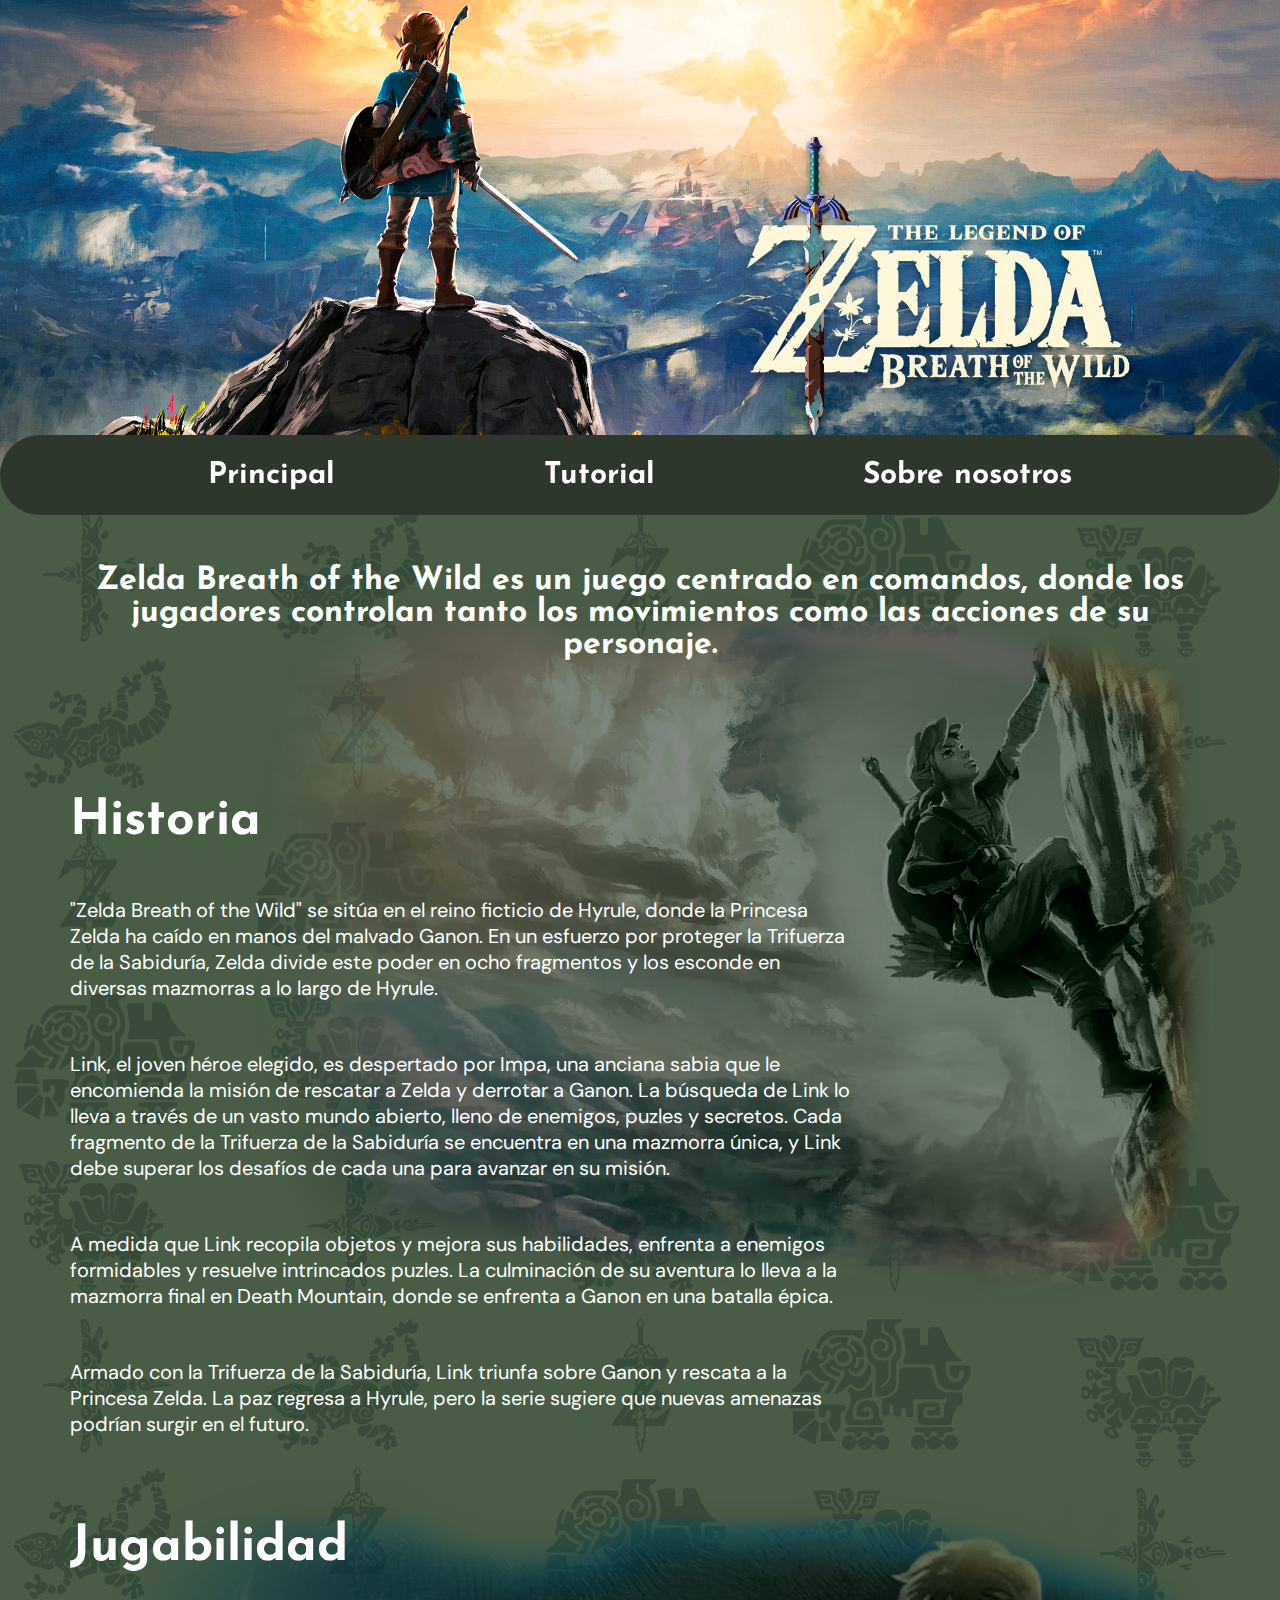
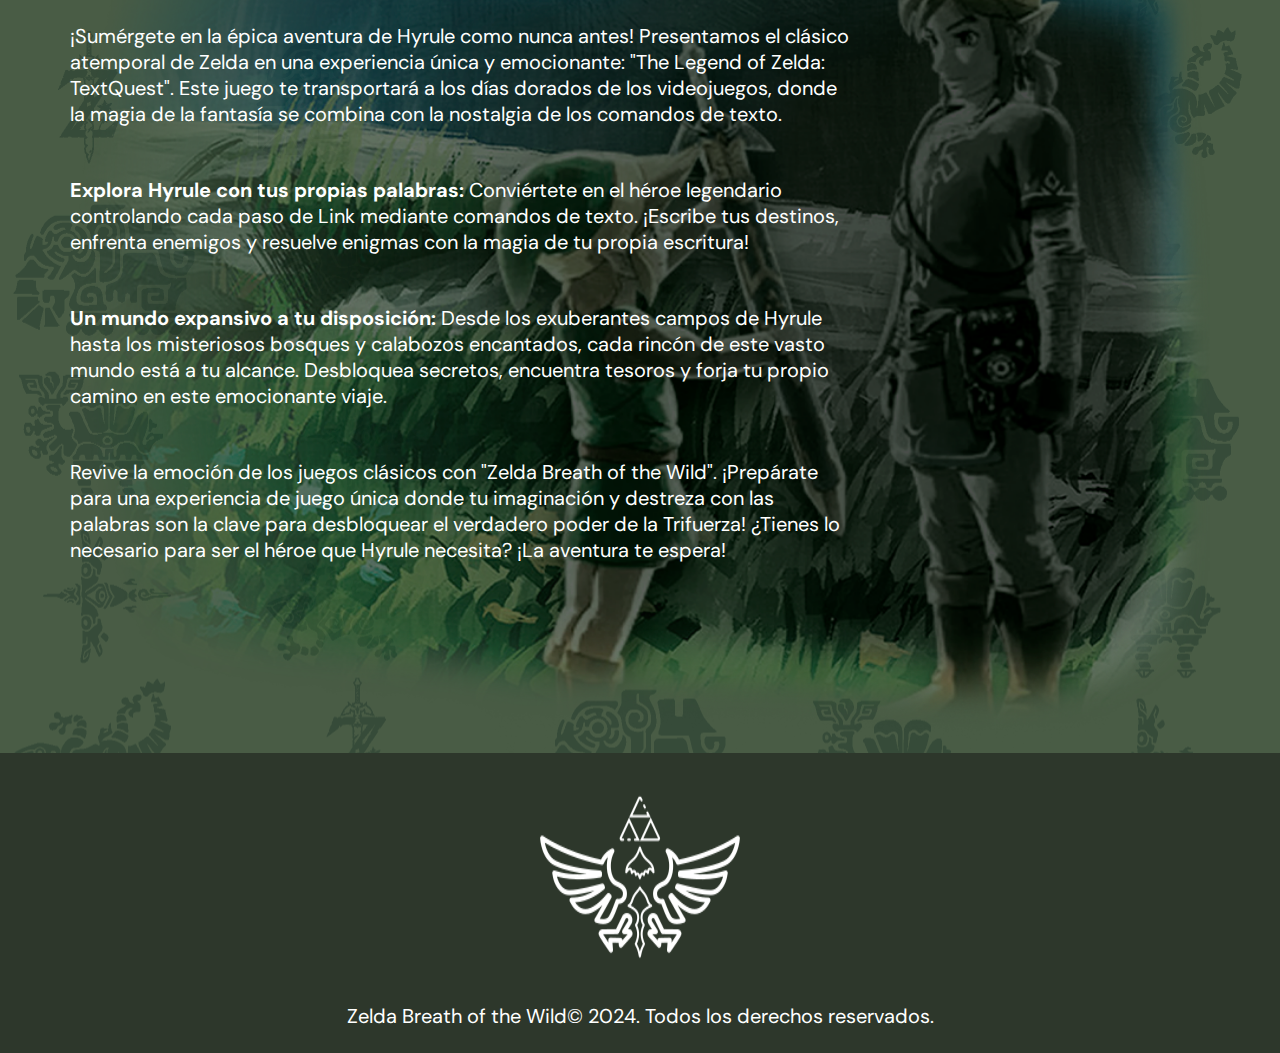
<file: M04/index.html>
<!DOCTYPE html>
<html lang="es">
<head>
    <meta charset="UTF-8">
	<link href="css/style.css" media="screen" type="text/css" rel="stylesheet"/>
    <link rel="preconnect" href="https://fonts.googleapis.com">
    <link rel="preconnect" href="https://fonts.googleapis.com">
    <link rel="preconnect" href="https://fonts.gstatic.com" crossorigin>
    <link href="https://fonts.googleapis.com/css2?family=DM+Sans:opsz@9..40&family=Josefin+Sans&display=swap" rel="stylesheet">
    <title>Zelda Breath of the Wild</title>
    <link rel="icon" href="img/icono_zelda100.png" type="image/x-icon">
</head>
<body>
    <header>
        <nav>
            <ul>
                <li><a href="index.html">Principal</a></li>
                <li><a href="tutorial.html">Tutorial</a></li>
                <li><a href="sobre_nosotros.html">Sobre nosotros</a></li>
            </ul>
        </nav>   
    </header>
    <main>
        <div id="wrapper">
            <div id="historia">
                <h1>Zelda Breath of the Wild es un juego centrado en comandos, donde los jugadores controlan tanto los movimientos como las acciones de su personaje.</h1>
                <div id="texto_historia">
                    <h3>Historia</h3>
                    <p>"Zelda Breath of the Wild" se sitúa en el reino ficticio de Hyrule, donde la Princesa Zelda ha caído en manos del malvado Ganon. En un esfuerzo por proteger la Trifuerza de la Sabiduría, Zelda divide este poder en ocho fragmentos y los esconde en diversas mazmorras a lo largo de Hyrule.</p>
                    <p>Link, el joven héroe elegido, es despertado por Impa, una anciana sabia que le encomienda la misión de rescatar a Zelda y derrotar a Ganon. La búsqueda de Link lo lleva a través de un vasto mundo abierto, lleno de enemigos, puzles y secretos. Cada fragmento de la Trifuerza de la Sabiduría se encuentra en una mazmorra única, y Link debe superar los desafíos de cada una para avanzar en su misión.</p>
                    <p>A medida que Link recopila objetos y mejora sus habilidades, enfrenta a enemigos formidables y resuelve intrincados puzles. La culminación de su aventura lo lleva a la mazmorra final en Death Mountain, donde se enfrenta a Ganon en una batalla épica.</p>
                    <p>Armado con la Trifuerza de la Sabiduría, Link triunfa sobre Ganon y rescata a la Princesa Zelda. La paz regresa a Hyrule, pero la serie sugiere que nuevas amenazas podrían surgir en el futuro.</p>
                </div>
                <div id="img_historia">
                    <img src="img/historia_zelda.png" alt="zelda">
                </div>
            </div>
            <div id="jugabilidad">
                <div id="img_jugabilidad">
                    <img src="img/jugabilidad_zelda.png" alt="zelda">
                </div>
                <div id="texto_jugabilidad">
                    <h3>Jugabilidad</h3>
                    <p>¡Sumérgete en la épica aventura de Hyrule como nunca antes! Presentamos el clásico atemporal de Zelda en una experiencia única y emocionante: "The Legend of Zelda: TextQuest". Este juego te transportará a los días dorados de los videojuegos, donde la magia de la fantasía se combina con la nostalgia de los comandos de texto.</p>
                    <p><b>Explora Hyrule con tus propias palabras:</b> Conviértete en el héroe legendario controlando cada paso de Link mediante comandos de texto. ¡Escribe tus destinos, enfrenta enemigos y resuelve enigmas con la magia de tu propia escritura!</p>
                    <p><b>Un mundo expansivo a tu disposición:</b> Desde los exuberantes campos de Hyrule hasta los misteriosos bosques y calabozos encantados, cada rincón de este vasto mundo está a tu alcance. Desbloquea secretos, encuentra tesoros y forja tu propio camino en este emocionante viaje.</p>
                    <p>Revive la emoción de los juegos clásicos con "Zelda Breath of the Wild". ¡Prepárate para una experiencia de juego única donde tu imaginación y destreza con las palabras son la clave para desbloquear el verdadero poder de la Trifuerza! ¿Tienes lo necesario para ser el héroe que Hyrule necesita? ¡La aventura te espera!</p>
                </div>
            </div>
        </div>    
    </main>
    <footer>
        <div id="pie">
            <img src="img/icono_zelda_transparente.png" alt="icono">
            <p>Zelda Breath of the Wild© 2024. Todos los derechos reservados.</p>
        </div> 
    </footer>
</body>
</file>
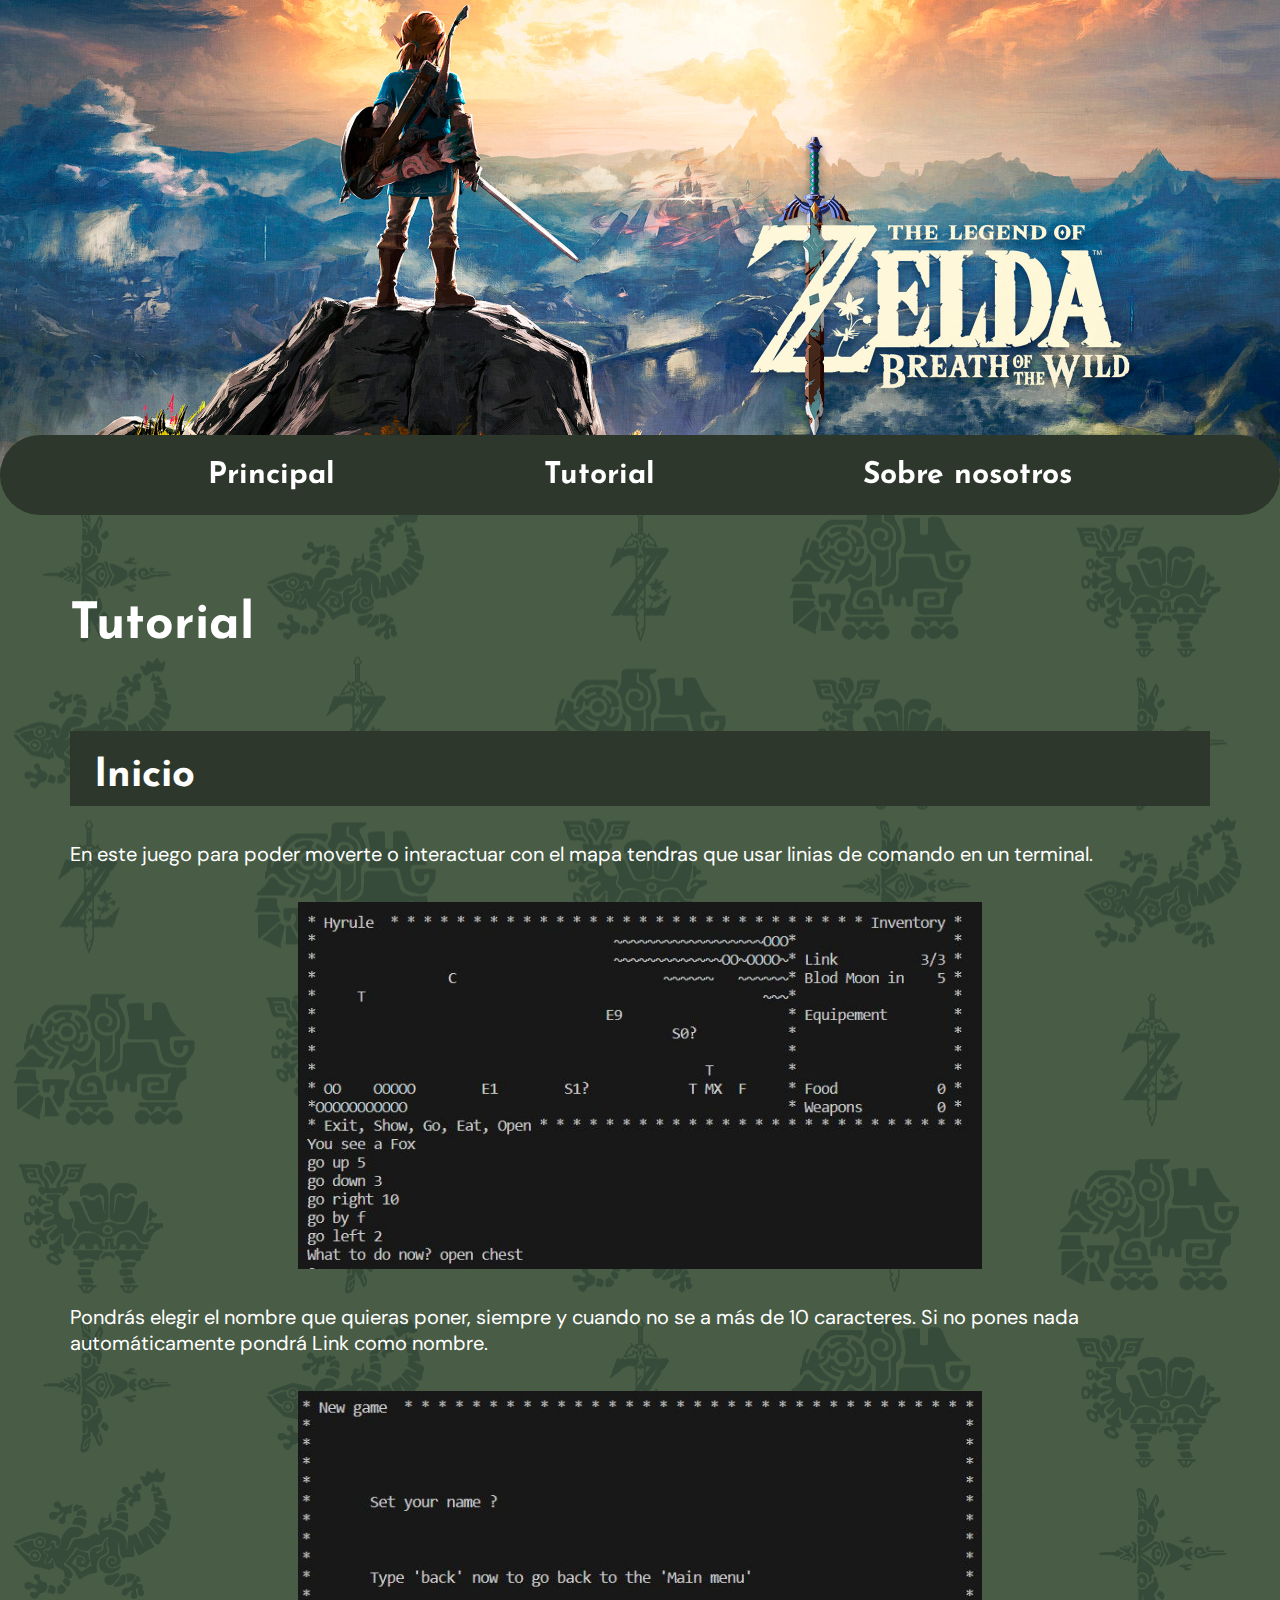
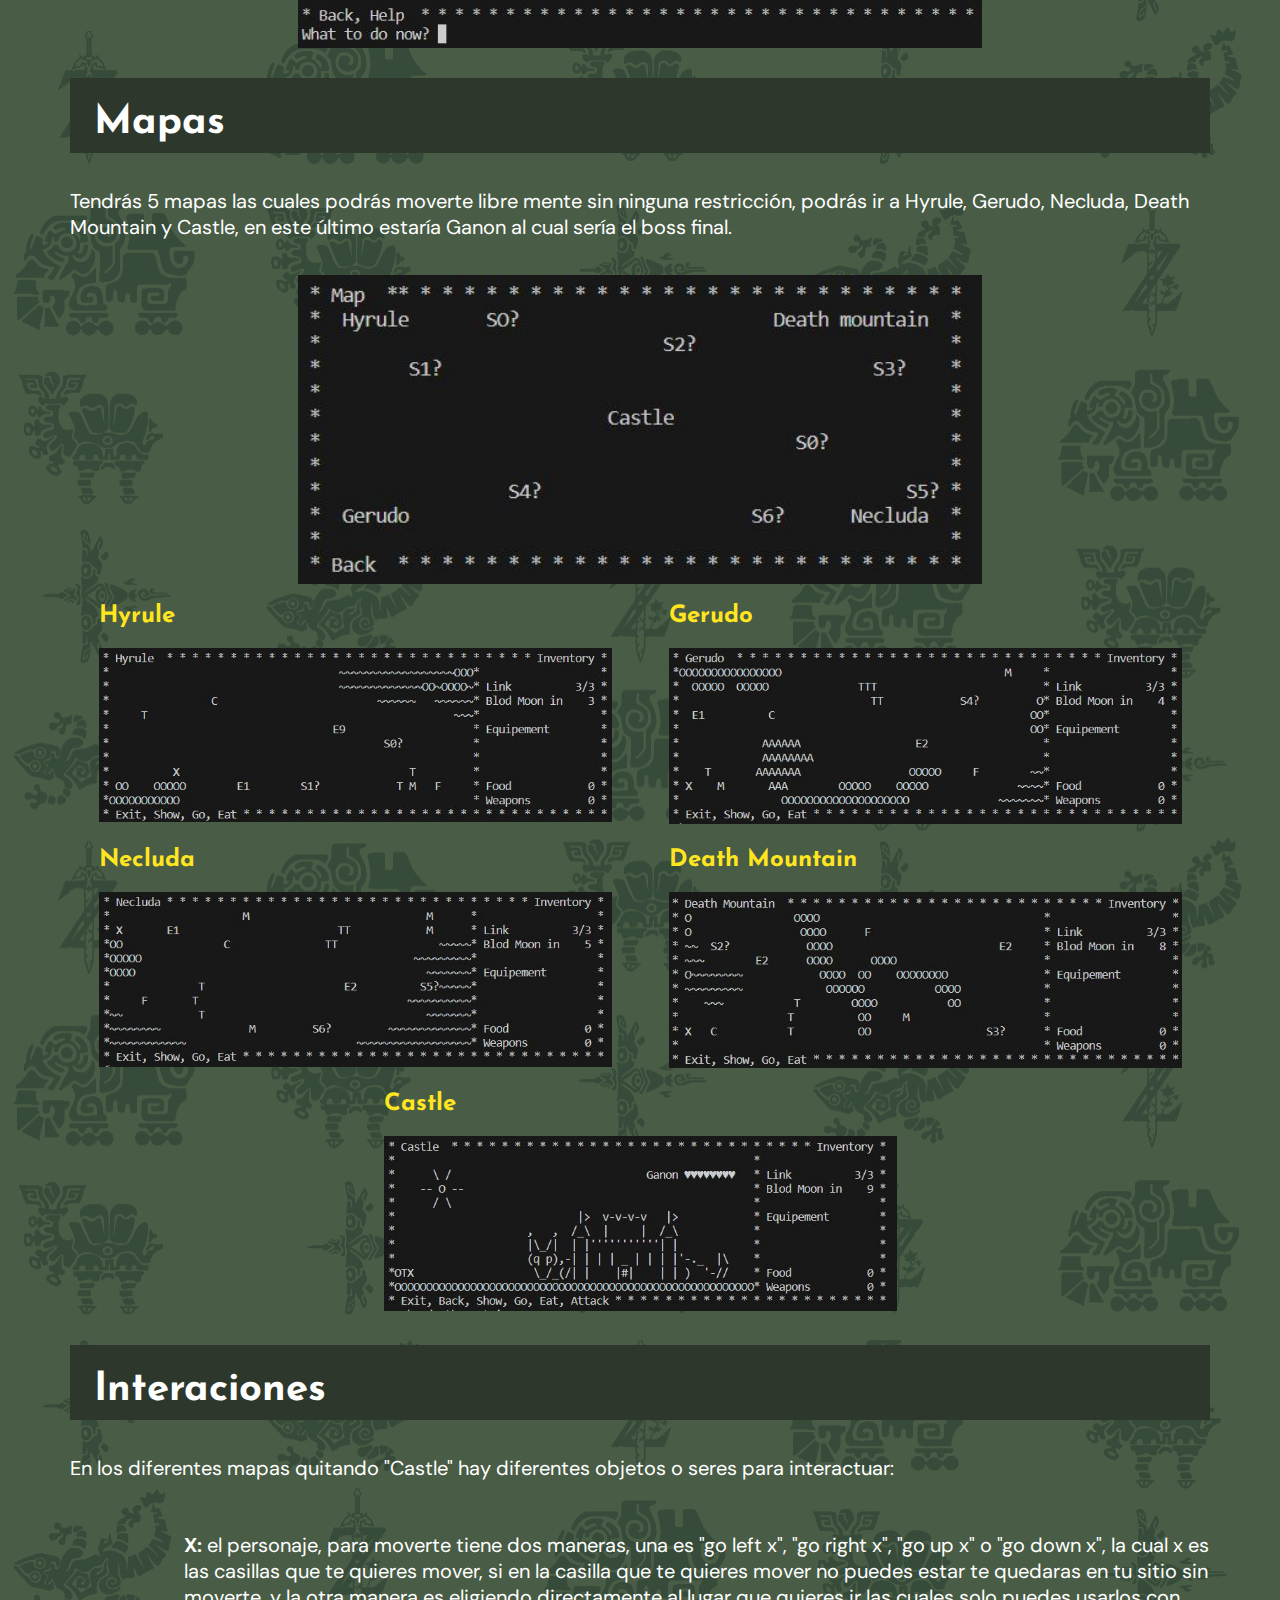
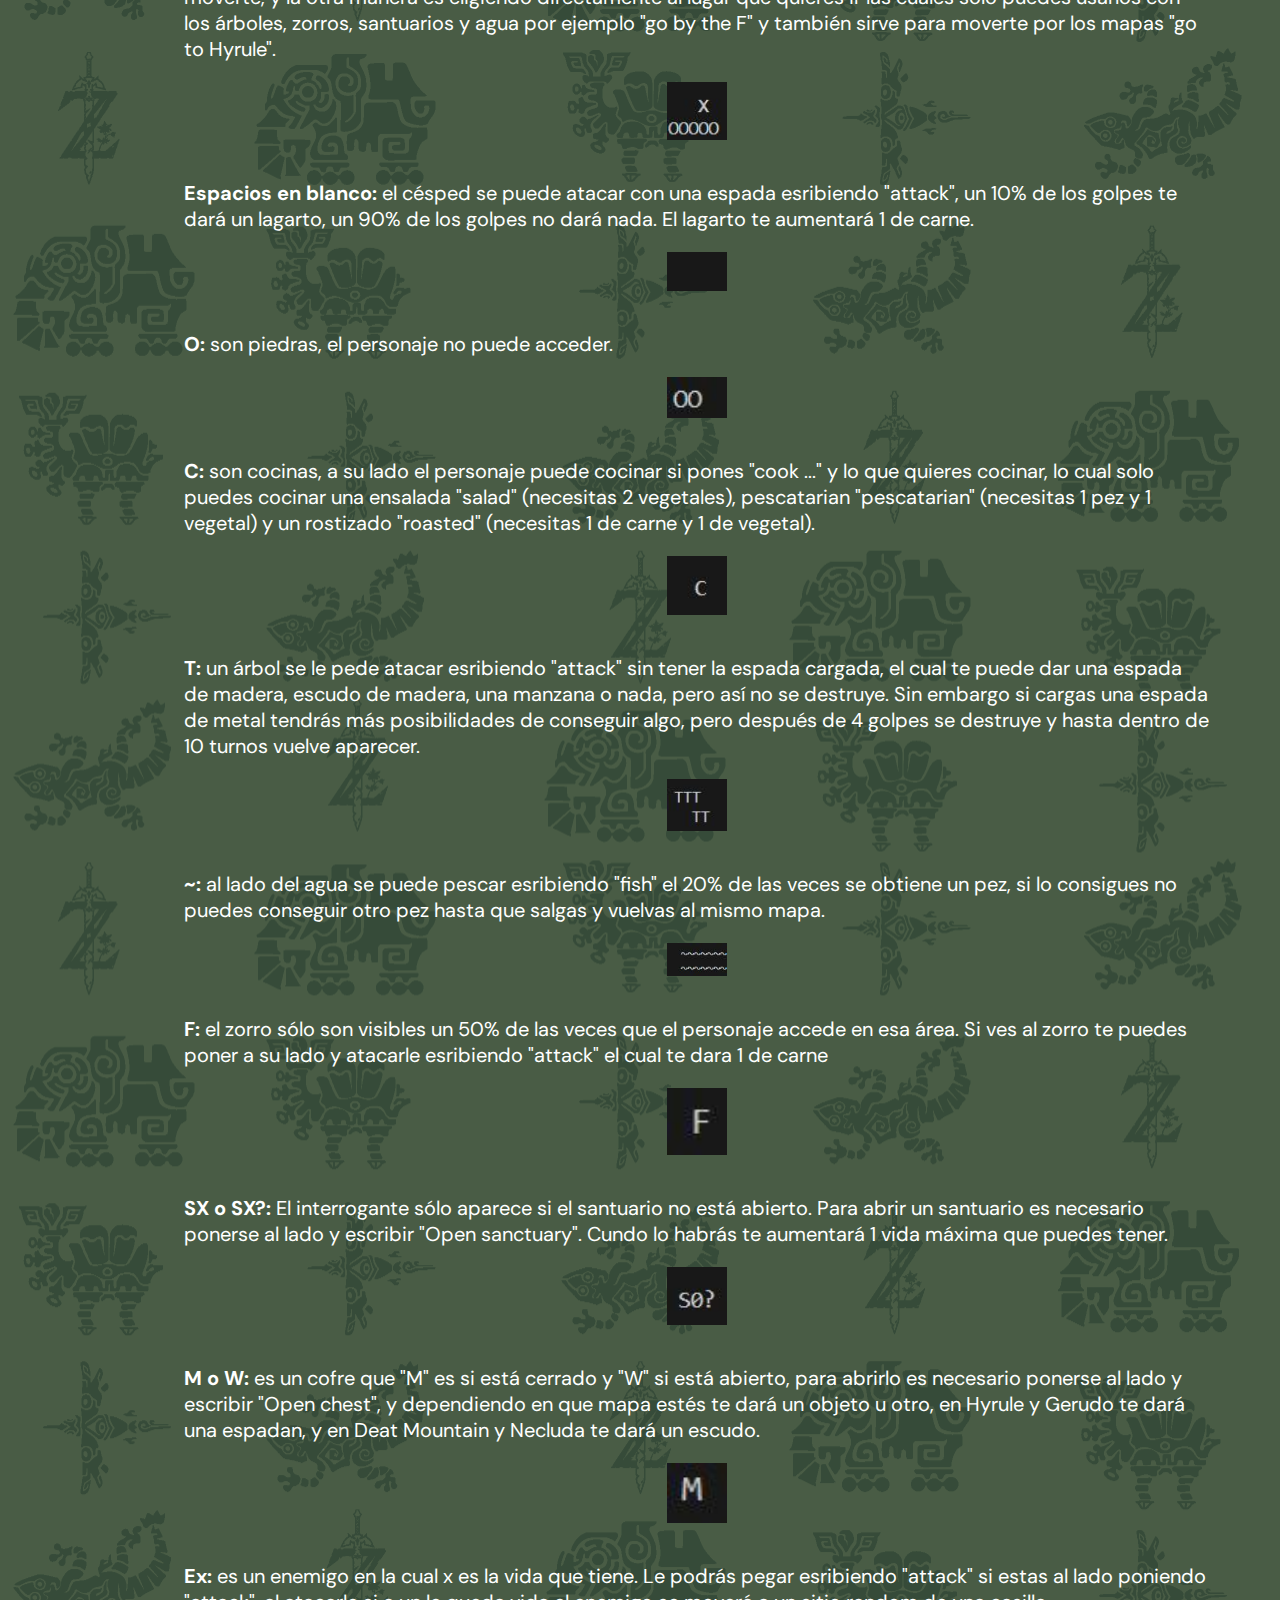
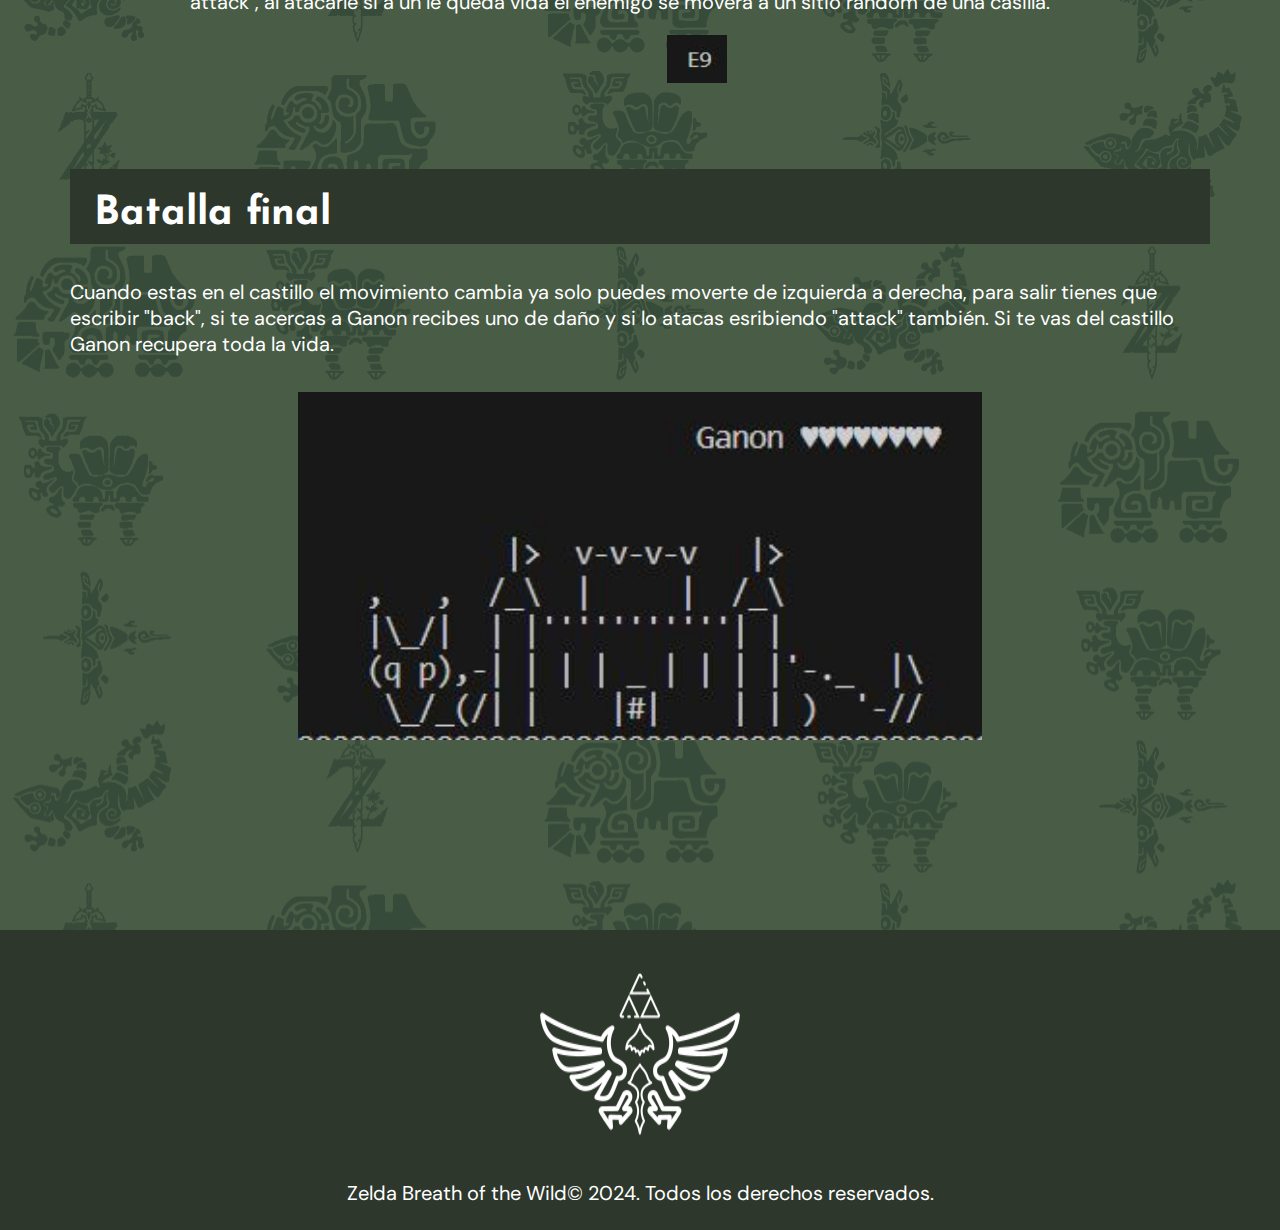
<file: M04/tutorial.html>
<!DOCTYPE html>
<html lang="es">
<head>
    <meta charset="UTF-8">
	<link href="css/style.css" media="screen" type="text/css" rel="stylesheet"/>
    <link rel="preconnect" href="https://fonts.googleapis.com">
    <link rel="preconnect" href="https://fonts.googleapis.com">
    <link rel="preconnect" href="https://fonts.gstatic.com" crossorigin>
    <link href="https://fonts.googleapis.com/css2?family=DM+Sans:opsz@9..40&family=Josefin+Sans&display=swap" rel="stylesheet">
    <title>Zelda Breath of the Wild</title>
    <link rel="icon" href="img/icono_zelda100.png" type="image/x-icon">
</head>
<body>
    <header>
        <nav>
            <ul>
                <li><a href="index.html">Principal</a></li>
                <li><a href="tutorial.html">Tutorial</a></li>
                <li><a href="sobre_nosotros.html">Sobre nosotros</a></li>
            </ul>
        </nav>   
    </header>
    <main>
        <div id="wrapper">
            <div id="tutorial">
                <h3>Tutorial</h3>
                <h4>Inicio</h4>
                <p>En este juego para poder moverte o interactuar con el mapa tendras que usar linias de comando 
                    en un terminal.</p>
                <img src="img/juego.JPG" alt="juego">
                <p>Pondrás elegir el nombre que quieras poner, siempre y cuando no se a más de 10 caracteres. 
                    Si no pones nada automáticamente pondrá Link como nombre.</p>
                <img src="img/nombre_juego.JPG" alt="juego">
                <h4>Mapas</h4>
                <p>Tendrás 5 mapas las cuales podrás moverte libre mente sin ninguna restricción, podrás ir a 
                    Hyrule, Gerudo, Necluda, Death Mountain y Castle, en este último estaría Ganon al cual sería el boss final.</p>
                <img src="img/mapa_juego.JPG" alt="juego">
                <div id="mapa">
                    <div id="hyrule">
                        <h2>Hyrule</h2>
                        <img src="img/hyrule.JPG" alt="mapa">
                    </div>
                    <div id="gerudo">
                        <h2>Gerudo</h2>
                        <img src="img/gerudo.JPG" alt="mapa">
                    </div>
                    <div id="necluda">
                        <h2>Necluda</h2>
                        <img src="img/necluda.JPG" alt="mapa">
                    </div>
                    <div id="death">
                        <h2>Death Mountain</h2>
                        <img src="img/death.JPG" alt="mapa">
                    </div>
                    <div id="castle">
                        <h2>Castle</h2>
                        <img src="img/castle.JPG" alt="mapa">
                    </div>
                </div>
                <h4>Interaciones</h4>
                <p>En los diferentes mapas quitando "Castle" hay diferentes objetos o seres para interactuar:</p>
                <ul id="interaciones_texto">
                    <li>
                        <p><b>X:</b> el personaje, para moverte tiene dos maneras, una es "go left x", "go right x", 
                            "go up x" o "go down x", la cual x es las casillas que te quieres mover, si en la casilla 
                            que te quieres mover no puedes estar te quedaras en tu sitio sin moverte, y la otra manera 
                            es eligiendo directamente al lugar que quieres ir las cuales solo puedes usarlos con los 
                            árboles, zorros, santuarios y agua por ejemplo "go by the F" y también sirve para moverte 
                            por los mapas "go to Hyrule".</p>
                        <img src="img/x.JPG" alt="icono">
                    </li>
                    <li>
                        <p><b>Espacios en blanco:</b> el césped se puede atacar con una espada esribiendo "attack", un 10% de los golpes 
                            te dará un lagarto, un 90% de los golpes no dará nada. El lagarto te aumentará 1 de carne.</p>
                        <img src="img/espacio.JPG" alt="icono">
                    </li>
                    <li>
                        <p><b>O:</b> son piedras, el personaje no puede acceder.</p>
                        <img src="img/o.JPG" alt="icono">
                    </li>
                    <li>
                        <p><b>C:</b> son cocinas, a su lado el personaje puede cocinar si pones "cook ..." y lo que quieres 
                            cocinar, lo cual solo puedes cocinar una ensalada "salad" (necesitas 2 vegetales), pescatarian "pescatarian" 
                            (necesitas 1 pez y 1 vegetal) y un rostizado "roasted" (necesitas 1 de carne y 1 de vegetal).</p>
                        <img src="img/c.JPG" alt="icono">
                    </li>
                    <li>
                        <p><b>T:</b> un árbol se le pede atacar esribiendo "attack" sin tener la espada cargada, el cual te puede dar una 
                            espada de madera, escudo de madera, una manzana o nada, pero así no se destruye. Sin 
                            embargo si cargas una espada de metal tendrás más posibilidades de conseguir algo, pero 
                            después de 4 golpes se destruye y hasta dentro de 10 turnos vuelve aparecer.</p>
                        <img src="img/T.JPG" alt="icono">
                    <li>
                        <p><b>~:</b> al lado del agua se puede pescar esribiendo "fish" el 20% de las veces se obtiene un pez, si lo 
                            consigues no puedes conseguir otro pez hasta que salgas y vuelvas al mismo mapa.</p>
                        <img src="img/agua.JPG" alt="icono">
                    </li>
                    <li>
                        <p><b>F:</b> el zorro sólo son visibles un 50% de las veces que el personaje accede en esa área. 
                            Si ves al zorro te puedes poner a su lado y atacarle esribiendo "attack" el cual te dara 1 de carne</p>
                        <img src="img/f.JPG" alt="icono">
                    </li>
                    <li>
                        <p><b>SX o SX?:</b> El interrogante sólo aparece si el santuario no está abierto. Para abrir un 
                            santuario es necesario ponerse al lado y escribir "Open sanctuary". Cundo lo habrás te 
                            aumentará 1 vida máxima que puedes tener.</p>
                        <img src="img/santuario.JPG" alt="icono">
                    <li>
                        <p><b>M o W:</b> es un cofre que "M" es si está cerrado y "W" si está abierto, para abrirlo es 
                            necesario ponerse al lado y escribir "Open chest", y dependiendo en que mapa estés te dará 
                            un objeto u otro, en Hyrule y Gerudo te dará una espadan, y en Deat Mountain y Necluda te 
                            dará un escudo.</p>
                        <img src="img/m.JPG" alt="icono">
                    </li>
                    <li>
                        <p><b>Ex:</b> es un enemigo en la cual x es la vida que tiene. Le podrás pegar esribiendo "attack" si estas al lado 
                            poniendo "attack", al atacarle si a un le queda vida el enemigo se moverá a un sitio random 
                            de una casilla.</p>
                        <img src="img/e.JPG" alt="icono">
                    </li>
                </ul>
                <h4>Batalla final</h4>
                <p>Cuando estas en el castillo el movimiento cambia ya solo puedes moverte de izquierda a derecha, para 
                    salir tienes que escribir "back", si te acercas a Ganon recibes uno de daño y si lo atacas esribiendo "attack" también. 
                    Si te vas del castillo Ganon recupera toda la vida.</p>
                <img src="img/ganon.JPG" alt="icono">    
            </div>
        </div>    
    </main>
    <footer>
        <div id="pie">
            <img src="img/icono_zelda_transparente.png" alt="icono">
            <p>Zelda Breath of the Wild© 2024. Todos los derechos reservados.</p>
        </div> 
    </footer>
</body>
</file>
<file: M04/css/style.css>
/*General -----------------------------------------------*/
body{
    width: 100%;
    background-image: url(../img/portada_zelda.jpg), url(../img/fondo.png);
    background-position: 0 0, 0 0;
    background-repeat: no-repeat, repeat;
    background-size: 100% auto; 
    background-position: center top; 
    background-color: #495c45;
    margin: 0 auto;
}

h1,h2,h3,h4{
    color : white;
    font-family: 'Josefin Sans', sans-serif;
}

h3{
    font-size: 50px;
    margin-top: 85px;
}

h4{
    font-size: 40px;
    margin: 0;
}
/*font-family: 'Noto Sans Tifinagh', sans-serif;*/
#wrapper{
    max-width: 1140px;
    margin: 0 auto;
    display: flex;
    flex-direction: column;
}

ul{
    padding: inherit;
    list-style: none;
}
a{
    text-decoration: none;
}

p{
    font-size: 20px;
    color: white;
    margin: 0;
    font-family: 'DM Sans', sans-serif;
}

/* MENU --------------------------------------*/

nav hr{
    width: 100%;
    height: 100%;
    margin: 0%;
}
header{
    position: sticky;
    top: 0;
    z-index: 1000;
}
nav ul {
    margin: 34% 0% 0% 0%;
    background-color: #2d372b;
    width: 100%;
    height: 80px;
    display: flex;
    justify-content: space-evenly;
    align-items: center;
    border-radius: 50px;
}
nav a{
    font-size: 30px;
    font-weight: bold;
    font-family: 'Josefin Sans', sans-serif;
    background: linear-gradient(to right, white 50%, #ffe621 50%);
    background-clip: text;
    -webkit-background-clip: text;
    color: transparent;
    transition: background-position 0.15s ease;
    background-size: 200% 100%;
}
nav a:hover{
    background-position: -100% 0; 
}

/* Index --------------------------------------*/
#historia {
    position: relative;
    display: flex;
    flex-direction: column;
}

#historia h1{
    margin: 50px 0px;
    text-align: center;
}

#historia p{
    font-size: 20px;
    margin: 50px 31% 0px 0%;    
}

#img_historia {
    position: absolute;
    padding-top: 70px;
    padding-left: 175px;
    z-index: -1;
}

#jugabilidad p{
    margin: 50px 31% 0px 0%;    
}

#jugabilidad h3{
    font-size: 50px;
    margin-top: 85px;
}

#img_jugabilidad {
    position: absolute;
    width: 1140px;
    z-index: -1;
}

#img_jugabilidad img{
    position: absolute;
    padding-top: 45px;
    width: 1140px;
    z-index: -1;
}

/* Tutorial --------------------------------------*/

#tutorial {
    position: relative;
    display: flex;
    flex-direction: column;
}

#tutorial p{
    margin: 35px 0% 35px 0%;    
}

#tutorial h3{
    font-size: 50px;
    margin-top: 85px;
}

#mapa h2{
    color: #ffe621;
}

#tutorial h4{
    margin-top: 30px;
    padding: 25px 24px 10px;
    background-color: #2d372b;
}

#tutorial img{
    width: 60%;
    margin: 0 auto;
}

#mapa{
    display: flex;
    flex-wrap: wrap;
    justify-content: space-around;
}

#mapa div{
    width: 45%;
}

#mapa div img{
    width: 100%;
}

#interaciones_texto p {
    margin: 0px 0% 20px 0%;
}

#interaciones_texto li{
    display: flex;
    margin: 0px 0% 40px 10%;
    flex-direction: column;
}

#interaciones_texto img{
    width: 60px;
    margin: 0 auto;
}

/* nosotros --------------------------------------*/

#nosotros div{
    display: flex;
    flex-wrap: wrap;
}

#nosotros img{
    width: 50%;
}

#nosotros h4{
    width: 100%;
    margin: 30px 0% 30px 0%;
    padding: 25px 24px 10px;
    background-color: #2d372b;
}

.texto_nosotros{
    width: 50%;
}

#nosotros .texto_nosotros img{
    width: 50px;
}

.texto_nosotros ul{
    display: flex;
    flex-direction: column;
    justify-content: space-evenly;
}

.texto_nosotros li{
    margin-left: 120px;
    display: flex;
    width: 100%;
}

#nosotros p{
    padding-top: 10px;
    font-size: 30px;
}

/* Footer --------------------------------------*/

footer{
    height: 300px;
    margin-top: 190px;
    background-color: #2d372b;
}

#pie{
    display: flex;
    width: 1140px;
    margin: 0 auto;
    flex-direction: column;
    justify-content: space-between;
}

#pie p{
    margin: 0 auto;
}

#pie img{
    height: 250px;
    width: 200px;
    margin: 0 auto;
}

/* movil --------------------------------------*/

@media only screen and (max-width: 768px){
    #wrapper{
        width: 95%;
        padding: 0px 20px;
    }

    /* menu --------------------------------------*/
    nav ul{
        margin: 30% 0% 0% 0%;
    }
    #img_historia img{
        width: 100%;
    }
    #img_historia {
        padding-top: 290px;
        padding-left: unset;
    }
    #img_jugabilidad img{
        width: 100%;
    }
    #img_jugabilidad{
        width: 100%;
    }
    /* nosotros --------------------------------------*/
    .texto_nosotros li{
        margin-left: 20px;
    }
    #nosotros p{
        font-size: 25px;
    }
    /* footer --------------------------------------*/
    #pie{
        width: 100%;
    }
}
</file>
